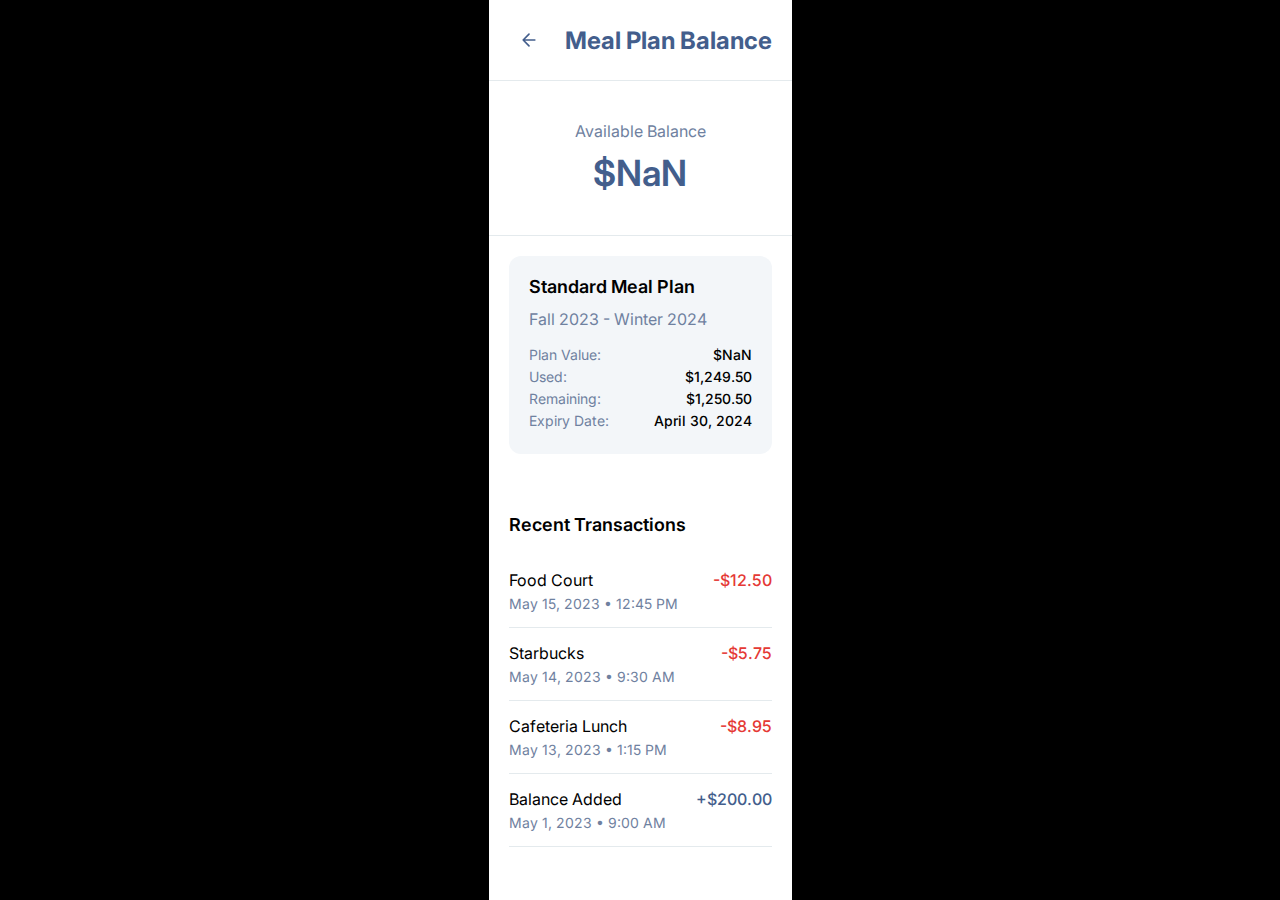
<file: mealplan.html>
<!DOCTYPE html>
<html lang="en">
  <head>
    <meta charset="UTF-8" />
    <meta name="viewport" content="width=device-width, initial-scale=1.0" />
    <title>Meal Plan Balance - AVRO</title>
    <link rel="stylesheet" href="styles.css" />
    <script src="./userData.js" defer></script>
    <style>
      body {
        margin: 0;
        font-family: Inter, sans-serif;
        background: #000000;
      }

      .container {
        max-width: 390px;
        margin: 0 auto;
        min-height: 100vh;
        background: white;
      }

      .header {
        padding: 20px;
        display: flex;
        align-items: center;
        gap: 16px;
        color: black;
        background: white;
        border-bottom: 1px solid #e4eaed;
        z-index: 100;
      }

      .back-button {
        background: none;
        border: none;
        padding: 10px;
        cursor: pointer;
        display: flex;
        align-items: center;
        justify-content: center;
        width: 40px;
        height: 40px;
      }

      .back-button svg {
        min-width: 19px;
        min-height: 15px;
      }

      .header h1 {
        color: #435e8c;
        font-size: 24px;
        margin: 0;
      }

      .balance-section {
        text-align: center;
        padding: 40px 20px;
        border-bottom: 1px solid #e4eaed;
      }

      .balance-label {
        color: #6f81a0;
        font-size: 16px;
        margin-bottom: 10px;
      }

      .balance-amount {
        color: #435e8c;
        font-size: 36px;
        font-weight: 600;
        margin: 0;
      }

      .plan-details {
        padding: 20px;
      }

      .plan-card {
        background: #f3f6f9;
        border-radius: 12px;
        padding: 20px;
        margin-bottom: 20px;
      }

      .plan-title {
        color: #000;
        font-size: 18px;
        font-weight: 600;
        margin: 0 0 10px 0;
      }

      .plan-info {
        color: #6f81a0;
        font-size: 16px;
        margin: 0 0 15px 0;
      }

      .flex-row {
        display: flex;
        justify-content: space-between;
        align-items: center;
        margin-bottom: 5px;
      }

      .info-label {
        color: #6f81a0;
        font-size: 14px;
      }

      .info-value {
        color: #000;
        font-size: 14px;
        font-weight: 500;
      }

      .transaction-section {
        padding: 20px;
      }

      .section-title {
        color: #000;
        font-size: 18px;
        font-weight: 600;
        margin: 0 0 20px 0;
      }

      .transaction-item {
        display: flex;
        justify-content: space-between;
        padding: 15px 0;
        border-bottom: 1px solid #e4eaed;
      }

      .transaction-left {
        display: flex;
        flex-direction: column;
      }

      .transaction-title {
        color: #000;
        font-size: 16px;
        margin: 0 0 5px 0;
      }

      .transaction-date {
        color: #6f81a0;
        font-size: 14px;
      }

      .transaction-amount {
        color: #435e8c;
        font-size: 16px;
        font-weight: 500;
      }

      .transaction-amount.negative {
        color: #e53935;
      }
    </style>
  </head>
  <body>
    <div class="container">
      <header class="header">
        <button class="back-button" onclick="history.back()">
          <svg
            xmlns="http://www.w3.org/2000/svg"
            width="24"
            height="24"
            viewBox="0 0 24 24"
            fill="none"
          >
            <path
              d="M19 12H5M5 12L12 19M5 12L12 5"
              stroke="#435E8C"
              stroke-width="2"
              stroke-linecap="round"
              stroke-linejoin="round"
            />
          </svg>
        </button>
        <h1>Meal Plan Balance</h1>
      </header>

      <div class="balance-section">
        <div class="balance-label">Available Balance</div>
        <div class="balance-amount" id="mealPlanBalanceAmount">$0.00</div>
      </div>

      <div class="plan-details">
        <div class="plan-card">
          <h3 class="plan-title">Standard Meal Plan</h3>
          <p class="plan-info">Fall 2023 - Winter 2024</p>

          <div class="flex-row">
            <span class="info-label">Plan Value:</span>
            <span class="info-value">$2,500.00</span>
          </div>
          <div class="flex-row">
            <span class="info-label">Used:</span>
            <span class="info-value">$1,249.50</span>
          </div>
          <div class="flex-row">
            <span class="info-label">Remaining:</span>
            <span class="info-value">$1,250.50</span>
          </div>
          <div class="flex-row">
            <span class="info-label">Expiry Date:</span>
            <span class="info-value">April 30, 2024</span>
          </div>
        </div>
      </div>

      <div class="transaction-section">
        <h3 class="section-title">Recent Transactions</h3>

        <div class="transaction-item">
          <div class="transaction-left">
            <div class="transaction-title">Food Court</div>
            <div class="transaction-date">May 15, 2023 • 12:45 PM</div>
          </div>
          <div class="transaction-amount negative">-$12.50</div>
        </div>

        <div class="transaction-item">
          <div class="transaction-left">
            <div class="transaction-title">Starbucks</div>
            <div class="transaction-date">May 14, 2023 • 9:30 AM</div>
          </div>
          <div class="transaction-amount negative">-$5.75</div>
        </div>

        <div class="transaction-item">
          <div class="transaction-left">
            <div class="transaction-title">Cafeteria Lunch</div>
            <div class="transaction-date">May 13, 2023 • 1:15 PM</div>
          </div>
          <div class="transaction-amount negative">-$8.95</div>
        </div>

        <div class="transaction-item">
          <div class="transaction-left">
            <div class="transaction-title">Balance Added</div>
            <div class="transaction-date">May 1, 2023 • 9:00 AM</div>
          </div>
          <div class="transaction-amount">+$200.00</div>
        </div>
      </div>
    </div>

    <script>
      document.addEventListener("DOMContentLoaded", () => {
        console.log("DOM Content Loaded");

        // Get current user data
        const currentUser = JSON.parse(localStorage.getItem("currentUser"));
        const currentUserEmail = localStorage.getItem("currentUserEmail");

        console.log("currentUser from localStorage:", currentUser);
        console.log("currentUserEmail from localStorage:", currentUserEmail);

        let mealPlanBalance = null;

        // Prioritize getting data from currentUser in localStorage
        if (currentUser && currentUser.mealPlanBalance !== undefined) {
          // Get data from currentUser object in localStorage
          mealPlanBalance = currentUser.mealPlanBalance;
          console.log(
            "Using mealPlanBalance from currentUser in localStorage:",
            mealPlanBalance
          );
        }
        // Then try to get it directly from userData using the email
        else if (currentUserEmail && userData && userData[currentUserEmail]) {
          mealPlanBalance = userData[currentUserEmail].mealPlanBalance;
          console.log(
            "Using mealPlanBalance from userData.js via email:",
            mealPlanBalance
          );
        }
        // Fallback to a default user if needed
        else if (typeof userData !== "undefined") {
          const firstUserEmail = Object.keys(userData)[0];
          if (firstUserEmail && userData[firstUserEmail]) {
            mealPlanBalance = userData[firstUserEmail].mealPlanBalance;
            console.log(
              "Using fallback mealPlanBalance from first user in userData:",
              mealPlanBalance
            );
          }
        }

        // If we have a meal plan balance, update the UI
        if (mealPlanBalance !== null) {
          // Format balance as currency
          const mealFormatter = new Intl.NumberFormat("en-US", {
            style: "currency",
            currency: "USD",
            minimumFractionDigits: 2,
          });

          const formattedBalance = mealFormatter.format(mealPlanBalance);

          // Update the balance display
          const balanceElement = document.getElementById(
            "mealPlanBalanceAmount"
          );
          if (balanceElement) {
            balanceElement.textContent = formattedBalance;
            console.log("Updated balance display:", formattedBalance);
          }

          // Also update the plan details
          const planValue = 2500.0;
          const usedAmount = planValue - mealPlanBalance;

          // Update plan value
          const planValueElement = document.querySelector(
            ".flex-row:nth-child(1) .info-value"
          );
          if (planValueElement) {
            planValueElement.textContent = mealFormatter.format(planValue);
          }

          // Update used amount
          const usedElement = document.querySelector(
            ".flex-row:nth-child(2) .info-value"
          );
          if (usedElement) {
            usedElement.textContent = mealFormatter.format(usedAmount);
          }

          // Update remaining amount
          const remainingElement = document.querySelector(
            ".flex-row:nth-child(3) .info-value"
          );
          if (remainingElement) {
            remainingElement.textContent = formattedBalance;
          }
        } else {
          console.error("Could not find mealPlanBalance for current user");
        }
      });
    </script>
  </body>
</html>
</file>
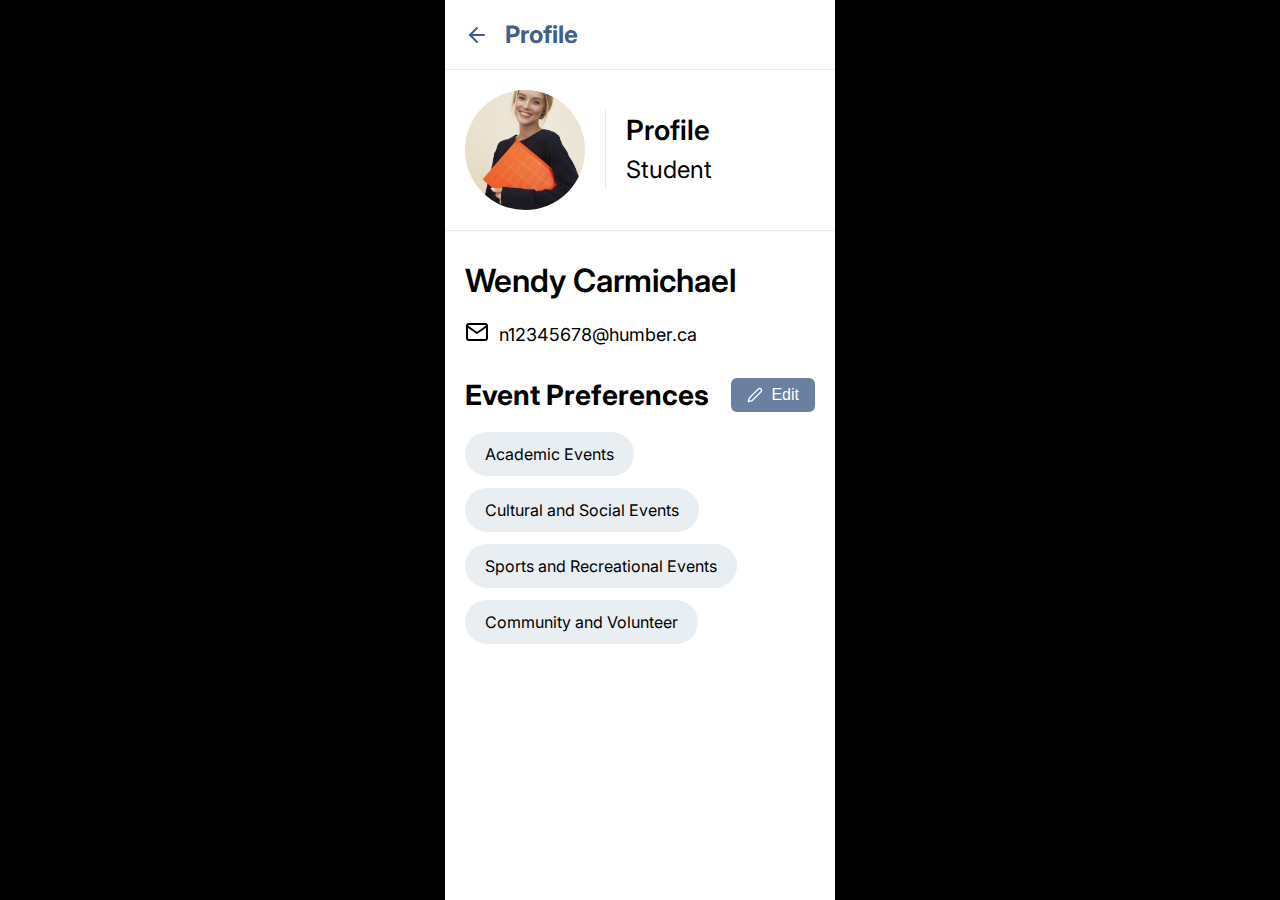
<file: profile.html>
<!DOCTYPE html>
<html lang="en">
  <head>
    <meta charset="UTF-8" />
    <meta name="viewport" content="width=device-width, initial-scale=1.0" />
    <title>Profile - AVRO</title>
    <link rel="stylesheet" href="styles.css" />
    <style>
      body {
        margin: 0;
        font-family: Inter, sans-serif;
        background: #000000;
      }

      .container {
        max-width: 390px;
        margin: 0 auto;
        min-height: 100vh;
        background: white;
      }

      .header {
        padding: 20px;
        display: flex;
        align-items: center;
        gap: 16px;
        color: black;
        background: white;
        border-bottom: 1px solid #e4eaed;
        z-index: 100;
      }

      .back-button {
        background: none;
        border: none;
        padding: 0;
        cursor: pointer;
        display: flex;
        align-items: center;
        justify-content: center;
      }

      .back-button svg {
        width: 24px;
        height: 24px;
      }

      .header h1 {
        color: #435e8c;
        font-size: 24px;
        margin: 0;
        flex-grow: 1;
      }

      .profile-section {
        padding: 20px;
        display: flex;
        align-items: center;
        border-bottom: 1px solid #e4eaed;
      }

      .profile-image {
        width: 120px;
        height: 120px;
        border-radius: 50%;
        object-fit: cover;
        margin-right: 20px;
      }

      .profile-info {
        border-left: 1px solid #e4eaed;
        padding-left: 20px;
        height: 80px;
        display: flex;
        flex-direction: column;
        justify-content: center;
      }

      .profile-label {
        font-size: 28px;
        font-weight: 600;
        margin: 0;
        color: #000;
      }

      .profile-role {
        font-size: 24px;
        color: #000;
        margin: 5px 0 0 0;
      }

      .user-details {
        padding: 30px 20px;
      }

      .user-name {
        font-size: 32px;
        font-weight: 600;
        margin: 0 0 5px 0;
        color: #000;
      }

      .email-container {
        display: flex;
        align-items: center;
        margin-top: 20px;
      }

      .email-icon {
        margin-right: 10px;
      }

      .user-email {
        font-size: 18px;
        color: #000;
      }

      .preferences-section {
        padding: 0 20px 30px 20px;
      }

      .preferences-header {
        display: flex;
        justify-content: space-between;
        align-items: center;
        margin-bottom: 20px;
      }

      .section-title {
        font-size: 28px;
        font-weight: 700;
        margin: 0;
        color: #000;
      }

      .edit-button {
        display: flex;
        align-items: center;
        gap: 8px;
        background: #6b7fa1;
        color: white;
        border: none;
        border-radius: 6px;
        padding: 8px 16px;
        font-size: 16px;
        cursor: pointer;
      }

      .edit-button svg {
        width: 16px;
        height: 16px;
      }

      .preferences-tags {
        display: flex;
        flex-wrap: wrap;
        gap: 12px;
      }

      .tag {
        background: #e9eef2;
        border-radius: 50px;
        padding: 12px 20px;
        font-size: 16px;
        color: #000;
        display: inline-block;
      }
    </style>
  </head>
  <body>
    <script>
      // Hard-coded data for testing
      const hardcodedUserData = {
        "n12345678@humber.ca": {
          name: "Wendy Carmichael",
          role: "Student",
          image: "images/wendy.jpeg",
        },
      };

      // Debug output for hard-coded data
      console.log("Hardcoded data:", hardcodedUserData);
      console.log(
        "Image path:",
        hardcodedUserData["n12345678@humber.ca"].image
      );
    </script>
    <script src="userData.js"></script>
    <div class="container">
      <header class="header">
        <button class="back-button" onclick="history.back()">
          <svg
            xmlns="http://www.w3.org/2000/svg"
            viewBox="0 0 24 24"
            fill="none"
            stroke="#435E8C"
            stroke-width="2"
            stroke-linecap="round"
            stroke-linejoin="round"
          >
            <path d="M19 12H5"></path>
            <path d="M12 19l-7-7 7-7"></path>
          </svg>
        </button>
        <h1>Profile</h1>
      </header>

      <div class="profile-section">
        <!-- Direct image reference with no JavaScript -->
        <img
          src="images/wendy.jpeg"
          alt="Profile"
          class="profile-image"
          id="profileImage"
        />
        <div class="profile-info">
          <h2 class="profile-label">Profile</h2>
          <p class="profile-role" id="userRole">Student</p>
        </div>
      </div>

      <div class="user-details">
        <h2 class="user-name" id="userName">Wendy Carmicheal</h2>
        <div class="email-container">
          <div class="email-icon">
            <svg
              xmlns="http://www.w3.org/2000/svg"
              width="24"
              height="24"
              viewBox="0 0 24 24"
              fill="none"
              stroke="currentColor"
              stroke-width="2"
              stroke-linecap="round"
              stroke-linejoin="round"
            >
              <path
                d="M4 4h16c1.1 0 2 .9 2 2v12c0 1.1-.9 2-2 2H4c-1.1 0-2-.9-2-2V6c0-1.1.9-2 2-2z"
              ></path>
              <polyline points="22,6 12,13 2,6"></polyline>
            </svg>
          </div>
          <span class="user-email" id="userEmail">n134578@humber.ca</span>
        </div>
      </div>

      <div class="preferences-section">
        <div class="preferences-header">
          <h2 class="section-title">Event Preferences</h2>
          <button
            class="edit-button"
            onclick="window.location.href='SelectEvents.html'"
          >
            <svg
              xmlns="http://www.w3.org/2000/svg"
              width="24"
              height="24"
              viewBox="0 0 24 24"
              fill="none"
              stroke="currentColor"
              stroke-width="2"
              stroke-linecap="round"
              stroke-linejoin="round"
            >
              <path
                d="M17 3a2.828 2.828 0 1 1 4 4L7.5 20.5 2 22l1.5-5.5L17 3z"
              ></path>
            </svg>
            Edit
          </button>
        </div>
        <div class="preferences-tags">
          <span class="tag">Academic Events</span>
          <span class="tag">Cultural and Social Events</span>
          <span class="tag">Sports and Recreational Events</span>
          <span class="tag">Community and Volunteer</span>
        </div>
      </div>
    </div>

    <script>
      // Replace the DOMContentLoaded handler with direct assignment
      window.onload = function () {
        console.log("Window loaded");

        // Get user data
        const userData = hardcodedUserData["n12345678@humber.ca"];

        // Update UI elements
        document.getElementById("userName").textContent = userData.name;
        document.getElementById("userRole").textContent = userData.role;
        document.getElementById("userEmail").textContent =
          "n12345678@humber.ca";

        // The image is already set in the inline script
      };
    </script>
  </body>
</html>
</file>
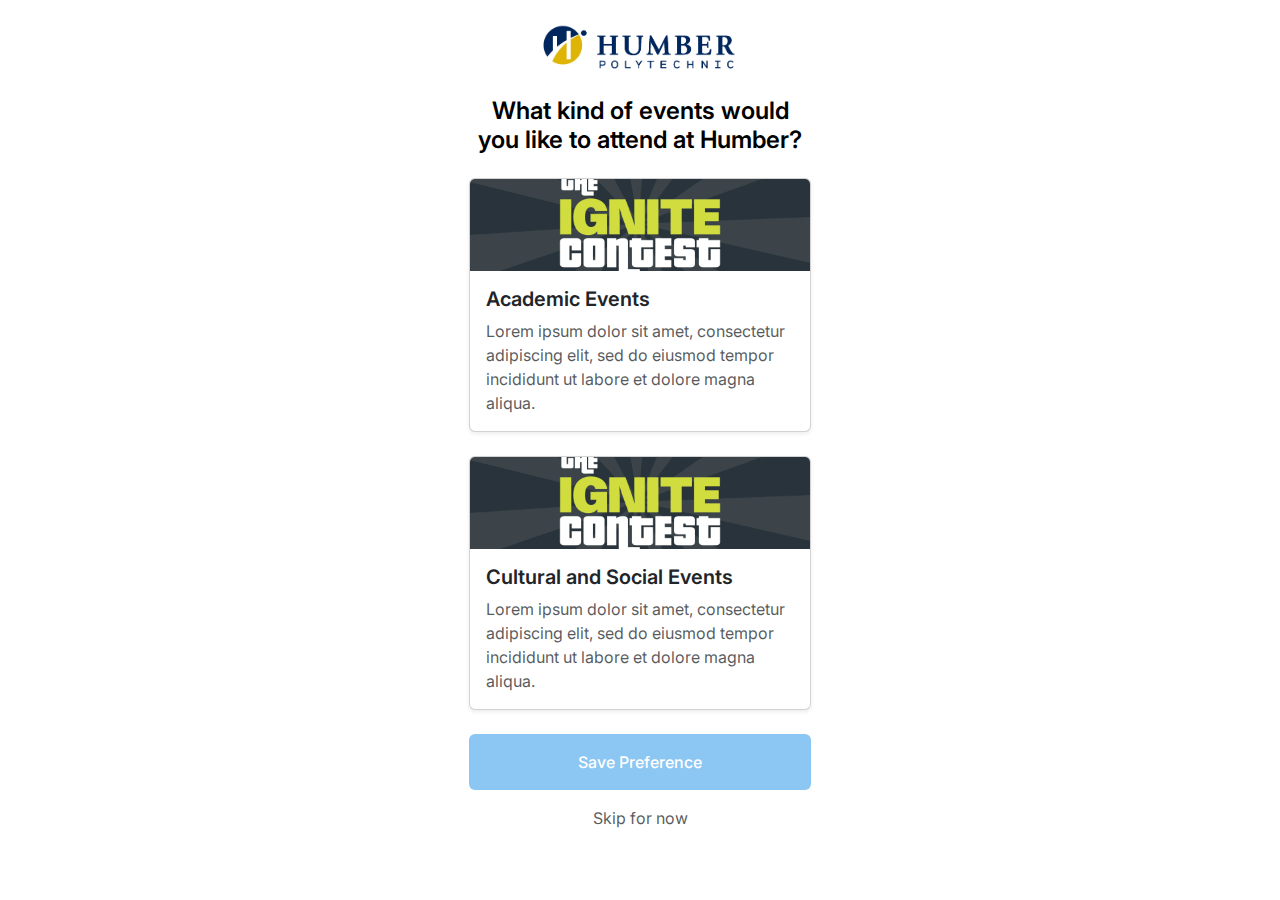
<file: SelectEvents.html>
<!DOCTYPE html>
<html lang="en">
  <head>
    <meta charset="UTF-8" />
    <meta name="viewport" content="width=device-width, initial-scale=1.0" />
    <title>Select Events - Humber</title>
    <!-- Bootstrap CSS -->
    <link
      href="https://cdn.jsdelivr.net/npm/bootstrap@5.3.2/dist/css/bootstrap.min.css"
      rel="stylesheet"
    />
    <!-- Custom styles -->
    <link rel="stylesheet" href="styles.css" />
    <!-- Inter Font -->
    <link
      href="https://fonts.googleapis.com/css2?family=Inter:wght@400;500;600&display=swap"
      rel="stylesheet"
    />
    <style>
      .card {
        cursor: pointer;
        transition: all 0.3s ease;
        position: relative;
      }

      .card.selected {
        border: 2px solid #000;
        background-color: rgba(0, 0, 0, 0.05);
      }

      .card.selected::after {
        content: "✓";
        position: absolute;
        top: 10px;
        right: 10px;
        background-color: #000;
        color: white;
        width: 24px;
        height: 24px;
        border-radius: 50%;
        display: flex;
        align-items: center;
        justify-content: center;
        font-size: 14px;
      }
    </style>
  </head>
  <body class="bg-white">
    <div class="container-fluid p-0 min-vh-100">
      <div class="row g-0 justify-content-center min-vh-100">
        <div class="col-12" style="max-width: 390px">
          <div class="d-flex flex-column align-items-center px-4 min-vh-100">
            <!-- Logo -->
            <div class="text-center mt-4 mb-4">
              <img
                src="images/itcsystemslogo.png"
                alt="Humber Polytechnic"
                class="img-fluid"
                style="width: 200px"
              />
            </div>

            <!-- Question Text -->
            <h2
              class="text-center mb-4"
              style="
                font-family: Inter;
                font-size: 24px;
                font-weight: 600;
                color: #000;
              "
            >
              What kind of events would you like to attend at Humber?
            </h2>

            <!-- Event Cards -->
            <div class="event-cards w-100">
              <!-- Academic Events Card -->
              <div class="card mb-4 shadow-sm" data-event="academic">
                <img
                  src="images/igniteevents.png"
                  class="card-img-top"
                  alt="Academic Events"
                  style="height: 92px; object-fit: cover"
                />
                <div class="card-body">
                  <h5
                    class="card-title"
                    style="font-family: Inter; font-weight: 600"
                  >
                    Academic Events
                  </h5>
                  <p class="card-text text-muted">
                    Lorem ipsum dolor sit amet, consectetur adipiscing elit, sed
                    do eiusmod tempor incididunt ut labore et dolore magna
                    aliqua.
                  </p>
                </div>
              </div>

              <!-- Cultural and Social Events Card -->
              <div class="card mb-4 shadow-sm" data-event="cultural">
                <img
                  src="images/igniteevents.png"
                  class="card-img-top"
                  alt="Cultural and Social Events"
                  style="height: 92px; object-fit: cover"
                />
                <div class="card-body">
                  <h5
                    class="card-title"
                    style="font-family: Inter; font-weight: 600"
                  >
                    Cultural and Social Events
                  </h5>
                  <p class="card-text text-muted">
                    Lorem ipsum dolor sit amet, consectetur adipiscing elit, sed
                    do eiusmod tempor incididunt ut labore et dolore magna
                    aliqua.
                  </p>
                </div>
              </div>
            </div>

            <!-- Save Button -->
            <button
              class="btn btn-primary w-100 py-3 mb-3"
              id="savePreferences"
              style="
                background-color: #8cc6f2;
                border: none;
                font-family: Inter;
                font-weight: 500;
              "
            >
              Save Preference
            </button>

            <!-- Skip Link -->
            <a
              href="home.html"
              class="text-decoration-none text-muted mb-4"
              style="font-family: Inter"
            >
              Skip for now
            </a>
          </div>
        </div>
      </div>
    </div>

    <!-- Bootstrap JS -->
    <script src="https://cdn.jsdelivr.net/npm/bootstrap@5.3.2/dist/js/bootstrap.bundle.min.js"></script>
    <script>
      document.addEventListener("DOMContentLoaded", function () {
        const cards = document.querySelectorAll(".card");
        const saveButton = document.getElementById("savePreferences");
        const selectedEvents = new Set();

        cards.forEach((card) => {
          card.addEventListener("click", function () {
            const eventType = this.dataset.event;

            if (this.classList.contains("selected")) {
              this.classList.remove("selected");
              selectedEvents.delete(eventType);
            } else {
              this.classList.add("selected");
              selectedEvents.add(eventType);
            }
          });
        });

        saveButton.addEventListener("click", function () {
          if (selectedEvents.size > 0) {
            // Store selected events in localStorage
            localStorage.setItem(
              "selectedEvents",
              JSON.stringify(Array.from(selectedEvents))
            );
            window.location.href = "home.html";
          } else {
            alert("Please select at least one event type");
          }
        });
      });
    </script>
  </body>
</html>
</file>
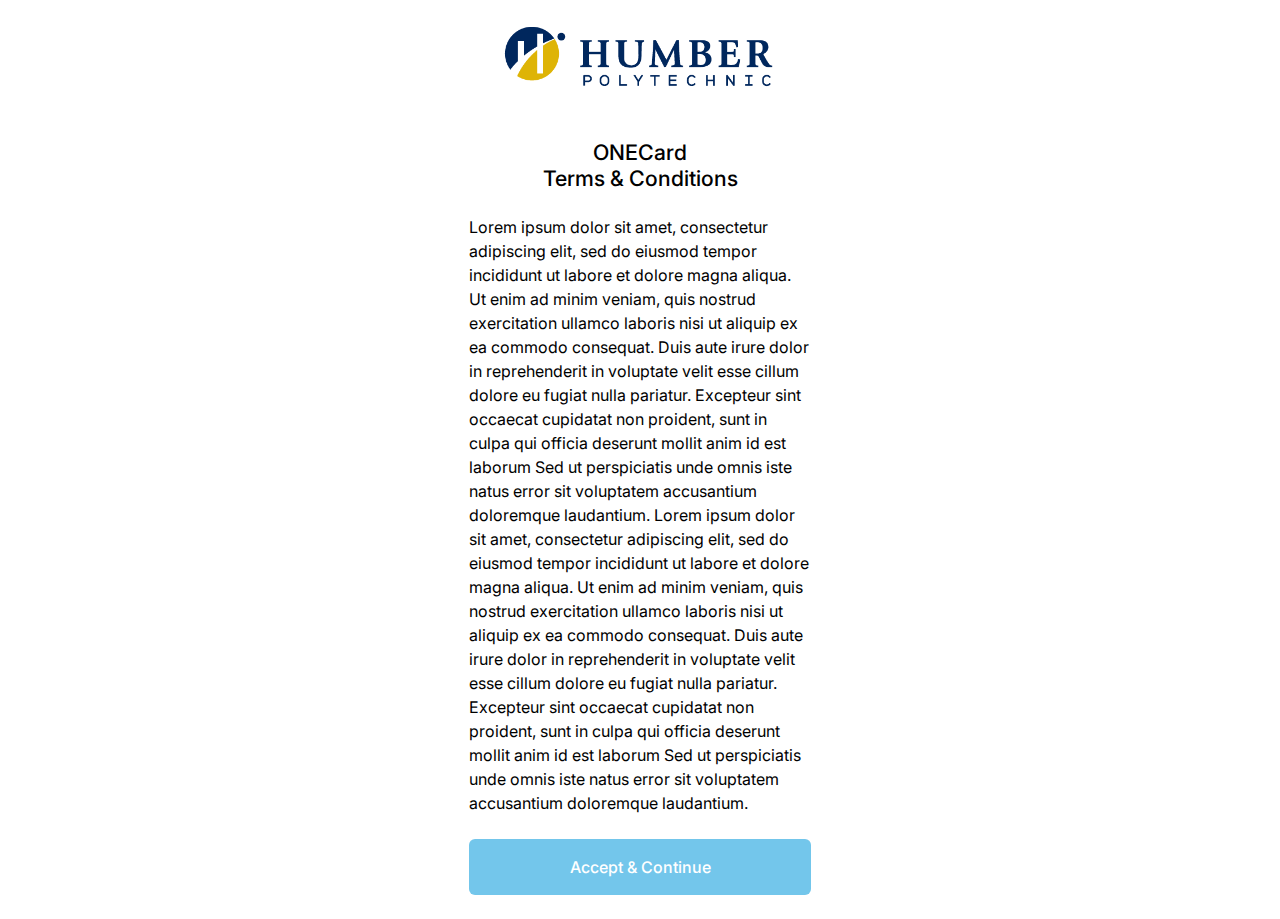
<file: terms.html>
<!DOCTYPE html>
<html lang="en">
  <head>
    <meta charset="UTF-8" />
    <meta name="viewport" content="width=device-width, initial-scale=1.0" />
    <title>ONECard Terms and Conditions - Humber</title>
    <!-- Bootstrap CSS -->
    <link
      href="https://cdn.jsdelivr.net/npm/bootstrap@5.3.2/dist/css/bootstrap.min.css"
      rel="stylesheet"
    />
    <!-- Custom styles -->
    <link rel="stylesheet" href="styles.css" />
    <!-- Inter Font -->
    <link
      href="https://fonts.googleapis.com/css2?family=Inter:wght@400;500;600&display=swap"
      rel="stylesheet"
    />
  </head>
  <body class="bg-white">
    <div class="container-fluid p-0 min-vh-100">
      <div class="row g-0 justify-content-center min-vh-100">
        <div class="col-12" style="max-width: 390px">
          <div class="d-flex flex-column align-items-center p-4 min-vh-100">
            <div class="text-center mb-4">
              <img
                src="images/itcsystemslogo.png"
                alt="Humber Polytechnic"
                class="img-fluid mb-4"
                style="width: 280px"
              />
            </div>

            <h1 class="fw-medium mb-0 text-center">ONECard</h1>
            <h2 class="fw-medium mb-4 text-center">Terms & Conditions</h2>

            <div class="mb-4 w-100">
              <p class="mb-0">
                Lorem ipsum dolor sit amet, consectetur adipiscing elit, sed do
                eiusmod tempor incididunt ut labore et dolore magna aliqua. Ut
                enim ad minim veniam, quis nostrud exercitation ullamco laboris
                nisi ut aliquip ex ea commodo consequat. Duis aute irure dolor
                in reprehenderit in voluptate velit esse cillum dolore eu fugiat
                nulla pariatur. Excepteur sint occaecat cupidatat non proident,
                sunt in culpa qui officia deserunt mollit anim id est laborum
                Sed ut perspiciatis unde omnis iste natus error sit voluptatem
                accusantium doloremque laudantium. Lorem ipsum dolor sit amet,
                consectetur adipiscing elit, sed do eiusmod tempor incididunt ut
                labore et dolore magna aliqua. Ut enim ad minim veniam, quis
                nostrud exercitation ullamco laboris nisi ut aliquip ex ea
                commodo consequat. Duis aute irure dolor in reprehenderit in
                voluptate velit esse cillum dolore eu fugiat nulla pariatur.
                Excepteur sint occaecat cupidatat non proident, sunt in culpa
                qui officia deserunt mollit anim id est laborum Sed ut
                perspiciatis unde omnis iste natus error sit voluptatem
                accusantium doloremque laudantium.
              </p>
            </div>

            <div class="d-flex gap-3 w-100">
              <a href="confirmation.html" class="flex-grow-1">
                <button
                  class="btn w-100 text-white rounded-2 py-3"
                  style="background-color: #73c6eb"
                >
                  Accept & Continue
                </button>
              </a>
            </div>
          </div>
        </div>
      </div>
    </div>

    <!-- Bootstrap JS -->
    <script src="https://cdn.jsdelivr.net/npm/bootstrap@5.3.2/dist/js/bootstrap.bundle.min.js"></script>
  </body>
</html>
</file>
<file: styles.css>
@import url("https://fonts.googleapis.com/css2?family=Inter:ital,opsz,wght@0,14..32,100..900;1,14..32,100..900&family=Lilita+One&family=Pangolin&family=Poppins:ital,wght@0,100;0,200;0,300;0,400;0,500;0,600;0,700;0,800;0,900;1,100;1,200;1,300;1,400;1,500;1,600;1,700;1,800;1,900&display=swap");

body {
  margin: 0;
  display: flex;
  justify-content: center;
  align-items: center;
  min-height: 100vh;
  background: #fff;
  z-index: -10;
  position: relative;
  font-family: "Inter", sans-serif;
}

/* Add a container for the entire app */
.app-container {
  position: relative;
  width: 100%;
  max-width: 390px;
  margin: 0 auto;
  height: 100vh;
  overflow: hidden;
  background: white;
  box-shadow: 0 0 20px rgba(0, 0, 0, 0.1);
  z-index: -3;
  clip-path: inset(0);
}

header {
  position: relative;
  z-index: -1;
}

.header-icons {
  display: flex;
  gap: 15px;
  align-items: center;
}

.logo {
  position: relative;
  z-index: 1;
  margin-top: 20px;
  justify-self: center;
}

.logo img {
  width: 266.219px;
  margin-top: 20px;
  object-fit: cover;
}

nav {
  margin: 15px;
  display: flex;
  justify-content: space-between;
  flex-direction: row;
  align-items: center;
}

.menu-container {
  position: relative;
}

.icon-link {
  display: flex;
  align-items: center;
  justify-content: center;
  width: 32px;
  height: 32px;
  border-radius: 8px;
  transition: all 0.2s ease;
}

.icon-link:hover {
  background-color: #435e8c;
}

.icon-link:hover svg path {
  fill: #fff;
}

.menu {
  width: 32px;
  height: 32px;
  fill: #6f81a0;
}

.menu-overlay {
  position: fixed;
  top: 0;
  left: 50%;
  transform: translateX(-50%);
  width: 390px;
  height: 100vh;
  background: rgba(0, 0, 0, 0.5);
  z-index: 999;
  opacity: 0;
  visibility: hidden;
  backdrop-filter: blur(2px);
  transition: all 0.3s ease-in-out;
}

.menu-overlay.active {
  visibility: visible;
  opacity: 1;
  z-index: 999;
}

.menu-panel {
  position: absolute;
  bottom: 0;
  left: 50%;
  transform: translateX(-195px);
  height: 85vh;
  width: 300px;
  background: white;
  z-index: 1000;
  padding: 20px;
  transition: all 0.3s ease-in-out;
  box-shadow: 0px 4px 4px 0px rgba(0, 0, 0, 0.25);
  border-radius: 0px 44px 44px 0px;
  display: flex;
  flex-direction: column;
  justify-content: space-between;
  max-width: 390px;
  opacity: 0;
  transform: translateX(-195px) translateX(-100%);
}

.menu-panel.active {
  transform: translateX(-195px);
  opacity: 1;
  z-index: 1000;
}

.menu-list ul {
  display: flex;
  flex-direction: row;
  gap: 15px;
}

li {
  list-style: none;
}

li img {
  width: 32px;
  height: 32px;
  border-radius: 50%;
  object-fit: cover;
}

.background-container {
  position: absolute;
  top: 0;
  left: 0;
  width: 100%;
  height: 100%;
  z-index: -10;
}

.background-container svg {
  width: 100%;
  height: auto;
}

.slide {
  margin-top: 120px;
  position: relative;

  z-index: 1;
  display: flex;
  justify-content: center;
  align-items: center;
  width: 353px;
  height: 500px;
  overflow: hidden; /* Ensures the image fits within the container */
  border-radius: 10px;
}

.slide img {
  max-width: 100%;
  height: auto;
  object-fit: contain; /* Ensures the image fills the container without distortion */
}
.slider-container {
  position: relative;
  width: 100%;
  overflow: hidden;
}
.slide {
  display: none; /* Hide all slides by default */
}
.slide.active {
  display: block; /* Show only the active slide */
}
main {
  position: relative;
  z-index: 1;
  padding: 20px;
  display: flex;
  flex-direction: column;
  align-items: center;
  gap: 10px;
}
.gradient-overlay {
  position: absolute;
  bottom: 0;
  left: 0;
  width: 100%;
  height: 40%;
  background: linear-gradient(
    180deg,
    rgba(102, 102, 102, 0) 0%,
    rgba(0, 0, 0, 0.29) 58.5%
  );
  z-index: 1;
  opacity: 0.8;
  mix-blend-mode: multiply;
  pointer-events: none;
}
.profile-details {
  height: 40%;
  display: flex;
  justify-content: center;
  align-items: center;
  flex-direction: column;
  position: absolute;

  left: 0;
  right: 0;
  width: 100%;
  height: 100%;
  z-index: 2;
  justify-content: center;
}
.profile-details {
  display: flex;
  justify-content: flex-end;
  align-items: center;
  flex-direction: column;
  align-content: flex-end;
  gap: 5px;
}
.profile-details .profile-name h1 {
  color: #fff;
  text-align: center;
  font-family: Inter;
  font-size: 24px;
  font-style: normal;
  font-weight: 400;
  line-height: normal;
}
.scores {
  display: flex;
  flex-direction: row;
  align-items: center;
  justify-content: center;
  gap: 30px;
}
.lives {
  display: flex;
  gap: 5px;
  flex-direction: row;
  align-items: center;
  justify-content: center;
}
.lives h2 {
  color: #fff;
  font-family: Inter;
  font-size: 16px;
  font-style: normal;
  font-weight: 700;
  line-height: normal;
  margin: 0;
}
.profile-details p {
  color: #fff;
  text-align: center;
  font-family: Inter;
  font-size: 16px;
  font-style: normal;
  font-weight: 400;
  line-height: normal;
}
main h3 {
  color: #000000;
  text-align: center;
  font-family: Inter;
  font-size: 16px;
  font-style: normal;
  font-weight: 400;
  line-height: normal;
}
.dots-container {
  text-align: center;
  margin-top: 10px;
}

/* Style for dots */
.dot {
  width: 12px;
  height: 12px;
  margin: 5px;
  border-radius: 100px;
  border: 2px solid #73c6eb;
  border-radius: 50%;
  display: inline-block;
  cursor: pointer;
  transition: background-color 0.3s ease;
}

/* Active dot style */
.dot.active {
  border-radius: 100px;
  border: 1px solid #73c6eb;
  background: #73c6eb;
  scale: 1.2;
}
.backside {
  display: flex;
  flex-direction: column;
  align-items: center;
  gap: 130px;
}
.more-details {
  display: flex;
  flex-direction: column;
  align-items: center;
  gap: 3px;
}
.barcode-details {
  display: flex;
  flex-direction: column;
  align-items: center;
  gap: 3px;
  width: 100%;
  height: 100%;
}

.menu-items {
  display: flex;
  flex-direction: column;
  gap: 20px;
  margin-top: 60px;
}

.menu-footer {
  display: flex;
  flex-direction: column;
  gap: 20px;
  margin-bottom: 40px;
}

.menu-item {
  display: flex;
  align-items: center;
  gap: 15px;
  text-decoration: none;
  color: #6f81a0;
  font-family: Inter;
  font-size: 16px;
  padding: 10px;
  border-radius: 8px;
  transition: all 0.2s ease;
}

.menu-item svg {
  width: 24px;
  height: 24px;
  transition: all 0.2s ease;
}

.menu-item svg path {
  transition: all 0.2s ease;
  stroke: #435e8c;
  fill: none;
}

.menu-item svg path[fill="#435E8C"] {
  fill: #435e8c;
  stroke: none;
}

.menu-item:hover {
  background-color: #435e8c;
  color: #fff;
}

.menu-item:hover svg path {
  stroke: #fff;
}

.menu-item:hover svg path[fill="#435E8C"] {
  fill: #fff;
  stroke: none;
}

.menu-item.active {
  background-color: #435e8c;
  font-weight: 500;
  color: #fff;
}

.menu-item.active svg path {
  stroke: #fff;
}

.menu-item.active svg path[fill="#435E8C"] {
  fill: #fff;
  stroke: none;
}

.menu-header {
  display: flex;
  align-items: center;
  gap: 20px;
  margin-bottom: 20px;
  position: relative;
}

.menu-header h2 {
  color: #6f81a0;
  font-family: Inter;
  font-size: 24px;
  font-weight: 500;
  margin: 0;
  flex-grow: 1;
  text-align: center;
}

.logout-button {
  display: flex;
  align-items: center;
  gap: 8px;
  text-decoration: none;
  color: #6f81a0;
  font-family: Inter;
  font-size: 16px;
  padding: 8px;
  border-radius: 8px;
  transition: background-color 0.2s ease;
  margin-left: auto;
}

.logout-button:hover {
  background-color: rgba(111, 129, 160, 0.1);
}

.logout-button svg {
  width: 20px;
  height: 20px;
}

.back-button {
  background: none;
  border: none;
  padding: 8px;
  cursor: pointer;
  border-radius: 8px;
  display: flex;
  align-items: center;
  justify-content: center;
  transition: background-color 0.2s ease;
}

.back-button:hover {
  background-color: rgba(111, 129, 160, 0.1);
}

.notifications-panel {
  position: fixed;
  top: 70px;
  left: 50%;
  transform: translateX(-50%);
  width: calc(100% - 30px);
  max-width: 360px;
  height: 40vh;
  background: white;
  z-index: 1001;
  display: none;
  flex-direction: column;
  border-radius: 16px;
  box-shadow: 0px 4px 20px rgba(0, 0, 0, 0.1);
}

.notifications-panel::before {
  content: "";
  position: absolute;
  top: -8px;
  right: 100px;
  width: 16px;
  height: 16px;
  background: white;
  transform: rotate(45deg);
  box-shadow: -2px -2px 5px rgba(0, 0, 0, 0.1);
  z-index: 0;
}

.notifications-overlay {
  position: fixed;
  top: 0;
  left: 50%;
  transform: translateX(-50%);
  width: 100%;
  max-width: 390px;
  height: 100vh;
  background: rgba(0, 0, 0, 0.5);
  backdrop-filter: blur(2px);
  z-index: 1000;
  display: none;
}

.notifications-overlay.active {
  display: block;
}

.notifications-panel.active {
  display: flex;
}

.notifications-header {
  position: relative;
  z-index: 2;
  display: flex;
  justify-content: space-between;
  align-items: center;
  padding: 20px;
  border-bottom: 1px solid #e4eaed;
  background: white;
}

.notifications-header h2 {
  color: #000;
  font-family: Inter;
  font-size: 24px;
  font-weight: 500;
  margin: 0;
}

.mark-read {
  color: #435e8c;
  font-family: Inter;
  font-size: 14px;
  font-weight: 400;
  background: none;
  border: none;
  cursor: pointer;
  padding: 8px;
}

.notifications-list {
  flex: 1;
  overflow-y: auto;
  padding: 10px 0;
}

.notification-item {
  display: flex;
  align-items: flex-start;
  padding: 15px 20px;
  gap: 15px;
  background: #f8f9fb;
  margin-bottom: 1px;
}

.notification-icon {
  width: 40px;
  height: 40px;
  background: white;
  border-radius: 8px;
  display: flex;
  align-items: center;
  justify-content: center;
}

.notification-content {
  flex: 1;
}

.notification-content h3 {
  color: #000;
  font-family: Inter;
  font-size: 16px;
  font-weight: 500;
  margin: 0 0 5px 0;
}

.notification-content p {
  color: #6f81a0;
  font-family: Inter;
  font-size: 14px;
  font-weight: 400;
  margin: 0;
}

.notification-status {
  width: 8px;
  height: 8px;
  background: #73c6eb;
  border-radius: 50%;
  margin-top: 8px;
}

/* Add these new styles for the registration page */
.status-bar {
  display: flex;
  justify-content: space-between;
  padding: 10px 20px;
  color: #000;
}

.status-icons {
  display: flex;
  gap: 5px;
}

/* Remove old styles that conflict */
.login-container {
  display: none;
}

.placeholder-image {
  position: relative;
  z-index: 1;
  width: 120px;
  height: 120px;
  margin: 40px 0;
  display: flex;
  align-items: center;
  justify-content: center;
  background: #f5f5f5;
  border-radius: 8px;
}

.image-cross {
  position: absolute;
  width: 40px;
  height: 40px;
}

.image-cross::before,
.image-cross::after {
  content: "";
  position: absolute;
  top: 50%;
  left: 50%;
  transform: translate(-50%, -50%);
  background: #999;
}

.image-cross::before {
  width: 2px;
  height: 40px;
}

.image-cross::after {
  width: 40px;
  height: 2px;
}

/* Remove these styles */
.placeholder-image img {
  display: none;
}

.registration-container {
  margin-top: 100px;
  position: relative;
  z-index: -2;
  display: flex;
  flex-direction: column;
  align-items: center;
  justify-content: space-between;
  min-height: calc(100vh - 40px);
  padding: 20px;
  text-align: center;
}

.registration-content {
  width: 100%;
  max-width: 320px;
}

.registration-content h2 {
  font-size: 16px;
  margin-bottom: 8px;
}

.registration-content h1 {
  font-size: 24px;
  margin-bottom: 24px;
}

.registration-content p {
  font-size: 16px;
  margin-bottom: 16px;
}

.registration-form {
  display: flex;
  flex-direction: column;
  gap: 16px;
}

.registration-form input {
  width: 90%;
  padding: 16px;
  border: none;
  border-radius: 8px;
  background: #f5f5f5;
  font-size: 16px;
}

.next-button {
  width: 100%;
  padding: 16px;
  border: none;
  border-radius: 8px;
  background: #73c6eb;
  color: white;
  font-size: 16px;
  display: flex;
  align-items: center;
  justify-content: center;
  gap: 8px;
  cursor: pointer;
  transition: background-color 0.3s ease;
}

.arrow {
  font-size: 20px;
}

.registration-footer {
  margin-top: auto;
  padding: 20px;
  font-size: 14px;
  color: #666;
}

.header-background {
  position: fixed;
  top: 0;
  left: 50%;
  transform: translateX(-50%);
  width: 390px;
  height: 100%;
  z-index: -1;
  pointer-events: none;
}

.header-background svg {
  position: absolute;
  top: 0;
  left: 0;
  width: 100%;
  height: auto;
}

.terms-container {
  position: relative;
  padding: 20px;
  height: 100vh;
  display: flex;
  flex-direction: column;
  align-items: center;
  background: white;
}

.terms-content {
  width: 100%;
  max-width: 350px;
  display: flex;
  flex-direction: column;
  align-items: center;
  padding: 20px;
}

.humber-logo {
  width: 280px;
  margin-bottom: 40px;
}

.terms-content h1 {
  color: #000;
  font-family: Inter;
  font-size: 32px;
  font-weight: 500;
  margin: 0;
  text-align: center;
}
.text-center {
  color: #000;

  font-family: Inter;
  font-size: 21.442px;
  font-style: normal;
  font-weight: 700;
  line-height: normal;
}
.terms-content h2 {
  color: #000;
  font-family: Inter;
  font-size: 24px;
  font-weight: 500;
  margin: 0 0 30px 0;
  text-align: center;
}

.terms-scroll {
  flex: 1;
  width: 100%;
  margin-bottom: 40px;
}

.terms-scroll p {
  color: #000;
  font-family: Inter;
  font-size: 16px;
  line-height: 1.5;
  margin: 0;
}

.terms-actions {
  display: flex;
  gap: 15px;
  width: 100%;
}

.accept-button,
.decline-button {
  flex: 1;
  padding: 15px 0;
  border: none;
  border-radius: 8px;
  font-family: Inter;
  font-size: 16px;
  font-weight: 500;
  cursor: pointer;
}

.accept-button {
  background: #73c6eb;
  color: white;
}

.decline-button {
  background: white;
  color: #ff6b6b;
  border: 1px solid #ff6b6b;
}

h1 {
  font-size: 32px;
}

h2 {
  font-size: 24px;
}

p {
  font-size: 16px;
  line-height: 1.5;
  color: #000;
}

.btn {
  font-size: 16px;
  font-weight: 500;
  border: none;
}

.btn:hover {
  opacity: 0.9;
}

/* Status Bar Styles */
.status-bar {
  font-size: 14px;
  font-weight: 500;
  color: #000;
  background: transparent;
  position: relative;
  z-index: 10;
}

/* Wave Background Styles */
.wave-bg {
  z-index: 0;
  height: 150px;
}

.wave-bg svg {
  width: 100%;
  height: auto;
}

.mt-12rem {
  margin-top: 12rem;
}
</file>
